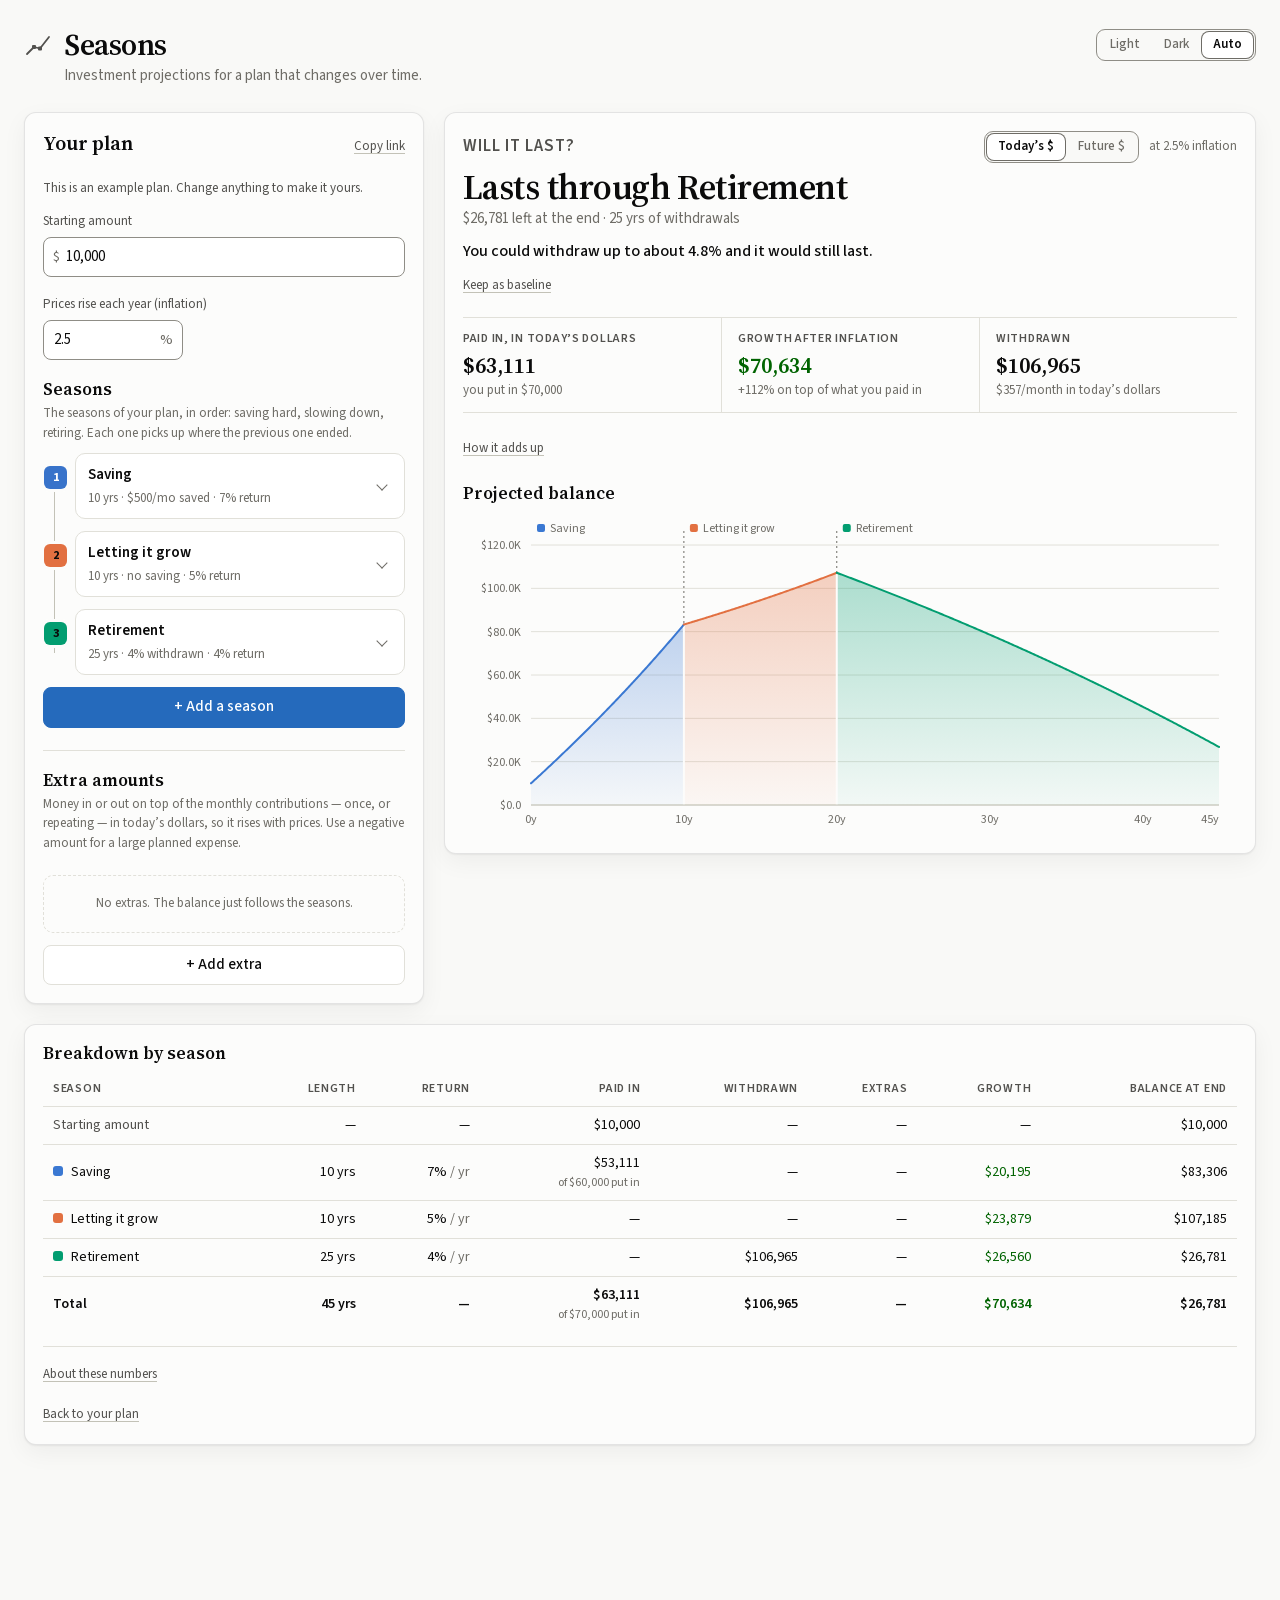
<file: index.html>
<!doctype html>
<html lang="en">
<head>
<meta charset="utf-8">
<meta name="viewport" content="width=device-width, initial-scale=1">
<title>Seasons · Investment projection calculator</title>
<meta name="description" content="Investment projections for a plan that changes over time: save in phases, add lump sums, see where you end up.">
<link rel="preload" href="fonts/source-sans-3-latin.woff2" as="font" type="font/woff2" crossorigin>
<link rel="preload" href="fonts/source-serif-4-latin.woff2" as="font" type="font/woff2" crossorigin>
<!-- ?v= busts browser caches: bump it whenever CSS or JS changes (see CLAUDE.md). -->
<link rel="stylesheet" href="styles.css?v=2026-10-30.6">
<!-- Blocking on purpose: stamps the theme before first paint. -->
<script src="js/theme.js?v=2026-10-30.6"></script>
</head>
<body>

<!-- First Tab stop: straight to the answer, past every season card. -->
<a class="skip-link" href="#results">Skip to results</a>

<!-- A notebook cover, not a toolbar: the name sits on the page itself. -->
<header class="masthead">
  <div class="brand">
    <!-- One line, bending where the plan changes season. Neutral ink: hue means "which period". -->
    <svg class="brand-mark" viewBox="0 0 28 28" width="28" height="28" aria-hidden="true">
      <path d="M3 23 L10 16 L16 17.5 L25 6" fill="none" stroke="currentColor" stroke-width="1.8"
            stroke-linecap="round" stroke-linejoin="round"/>
      <rect x="8" y="14" width="4" height="4" rx="1" fill="currentColor"/>
      <rect x="14" y="15.5" width="4" height="4" rx="1" fill="currentColor"/>
    </svg>
    <h1>Seasons<span class="sr-only">, an investment projection calculator</span></h1>
  </div>
  <p class="tagline">Investment projections for a plan that changes over time.</p>
  <div class="segmented" id="theme-toggle" role="group" aria-label="Color theme">
    <button type="button" data-theme-choice="light" title="Light theme">Light</button>
    <button type="button" data-theme-choice="dark" title="Dark theme">Dark</button>
    <button type="button" data-theme-choice="system" title="Follow the system setting">Auto</button>
  </div>
</header>

<main class="layout">
<!-- The two columns get their own grid, so the pinned results column stops where the plan ends. -->
<div class="layout-cols">

  <section class="panel setup" id="plan" tabindex="-1" aria-labelledby="setup-h">
    <div class="panel-head">
      <h2 id="setup-h">Your plan</h2>
      <span class="panel-actions">
        <button id="undo-link" class="link-btn" type="button" hidden>Undo</button>
        <button id="share-link" class="link-btn" type="button" title="Copy a link that opens this plan (nothing is uploaded)">Copy link</button>
        <button id="reset-btn" class="link-btn" type="button">Start from the example</button>
      </span>
    </div>
    <p class="example-note" id="example-note" hidden>This is an example plan. Change anything to make it yours.</p>
    <!-- While a shared link's plan is on screen, or your own is kept aside after editing one. -->
    <p class="example-note shared-note" id="shared-note" hidden>
      <span id="shared-note-text"></span>
      <button type="button" class="link-btn" id="shared-back">Back to your own plan</button>
      <button type="button" class="link-btn" id="shared-forget" hidden>Forget my old plan</button>
    </p>

    <label class="field">
      <span class="field-label">Starting amount</span>
      <span class="money">
        <span class="affix">$</span>
        <!-- Text, not number: so it can show thousands separators. Formatted on blur. -->
        <input id="starting-amount" type="text" inputmode="decimal" autocomplete="off">
      </span>
    </label>

    <!-- A plan assumption, so it lives with the plan: withdrawals rise with it, and today's dollars use it. -->
    <label class="field inflation-row" id="inflation-field">
      <span class="field-label">Prices rise each year (inflation)</span>
      <span class="pct"><span class="affix">%</span>
        <input id="inflation" type="number" step="0.1" min="0" inputmode="decimal">
      </span>
    </label>

    <div class="periods-head">
      <h3>Seasons</h3>
      <p class="hint">The seasons of your plan, in order: saving hard, slowing down, retiring. Each one picks up where the previous one ended.</p>
    </div>

    <ol id="period-list" class="period-list"></ol>
    <p id="period-empty" class="empty-note" hidden>No seasons yet. Add one to start projecting.</p>

    <button id="add-period" class="btn btn-primary" type="button">+ Add a season</button>

    <div class="periods-head windfall-head">
      <h3>Extra amounts</h3>
      <p class="hint">Money in or out on top of the monthly contributions — once, or repeating — in today&rsquo;s dollars, so it rises with prices. Use a negative amount for a large planned expense.</p>
    </div>

    <ol id="windfall-list" class="windfall-list"></ol>
    <p id="windfall-empty" class="empty-note" hidden>No extras. The balance just follows the seasons.</p>

    <button id="add-windfall" class="btn btn-block" type="button">+ Add extra</button>
  </section>

  <section class="panel results" id="results" tabindex="-1" aria-labelledby="results-h">
    <h2 id="results-h" class="sr-only">Results</h2>

    <div class="hero">
      <div class="hero-top">
        <h3 class="hero-label" id="final-label">Final amount</h3>
        <!-- Amounts in today's money by default: a future dollar buys less. -->
        <div class="money-mode">
          <div class="segmented" id="money-mode" role="group" aria-label="Show amounts in">
            <button type="button" data-money="today" title="Adjusted for inflation: what the money would buy now">Today&rsquo;s $</button>
            <button type="button" data-money="future" title="The dollar amounts on the day you reach them">Future $</button>
          </div>
          <span class="money-note" id="money-note"></span>

        </div>
      </div>
      <div class="hero-value" id="final-amount">$0</div>
      <div class="hero-sub" id="final-sub">after 0 mo</div>
      <p class="hero-warn" id="depletion-warn" hidden></p>
      <!-- What would change the outcome: how much a plan could withdraw, or what would make it last. -->
      <p class="lever" id="lever-note" hidden></p>
      <div class="baseline-row">
        <span class="baseline-delta" id="baseline-delta" hidden></span>
        <button type="button" class="link-btn" id="keep-baseline">Keep as baseline</button>
        <button type="button" class="link-btn" id="clear-baseline" hidden>Clear baseline</button>
      </div>
    </div>

    <div class="kpis">
      <!-- Each figure is a labelled group, so a screen reader hears "Total growth, $70,634" rather than one run of text. -->
      <div class="kpi" role="group" aria-labelledby="kpi-paid-label">
        <div class="kpi-label" id="kpi-paid-label">Total paid in</div>
        <div class="kpi-value" id="kpi-contributed">$0</div>
        <div class="kpi-note" id="kpi-contributed-note">starting amount + contributions</div>
      </div>
      <div class="kpi" role="group" aria-labelledby="kpi-growth-label">
        <div class="kpi-label" id="kpi-growth-label">Total growth</div>
        <div class="kpi-value" id="kpi-growth">$0</div>
        <div class="kpi-note" id="kpi-growth-note">&nbsp;</div>
      </div>
      <div class="kpi" role="group" aria-labelledby="kpi-third-label">
        <div class="kpi-label" id="kpi-third-label">Monthly income</div>
        <div class="kpi-value" id="kpi-income">$0</div>
        <div class="kpi-note" id="kpi-income-note">under the 4% rule</div>
      </div>
    </div>
    <!-- The row added up, in the page's money, so the figures reconcile on screen. -->
    <details class="why kpi-sum-wrap" id="kpi-sum-wrap" hidden>
      <summary>How it adds up</summary>
      <p class="kpi-sum" id="kpi-sum"></p>
    </details>

    <figure class="chart-block">
      <figcaption class="chart-title">Projected balance</figcaption>
      <!-- Focusable: arrow keys walk the readout a year at a time (Shift: a month), Home/End jump to the ends. -->
      <div id="chart" class="chart" tabindex="0" role="group" aria-roledescription="chart" aria-label="Projected balance" aria-describedby="chart-keys"></div>
      <p class="sr-only" id="chart-live" aria-live="polite"></p>
      <p class="sr-only" id="chart-keys">Use the left and right arrow keys to read the balance year by year.</p>
      <div id="legend" class="legend"></div>
      <div id="extras-legend" class="extras-legend" hidden></div>
    </figure>


  </section>

</div>

  <!-- The breakdown spans both columns, so the results column stays short enough to pin beside the plan. -->
  <section class="panel details" aria-labelledby="details-h">
    <h2 id="details-h" class="details-title">Breakdown by season</h2>
    <div class="table-wrap">
      <table class="breakdown">
        <caption class="sr-only">Breakdown by season</caption>
        <thead id="breakdown-head"></thead>
        <tbody id="breakdown-body"></tbody>
      </table>
    </div>
    <!-- Background reading lives with the breakdown, so the pinned results column stays one screen tall. -->
    <div id="withdrawal-note" class="withdrawal-note"></div>
    <!-- The way back up for keyboard users who skipped to the results. -->
    <a class="back-link link-btn" href="#plan">Back to your plan</a>
  </section>

</main>

<!-- Narrow screens only: the result stays in reach while the plan is edited. -->
<a class="result-bar" id="result-bar" href="#results" hidden>
  <span class="result-bar-label">Final amount</span>
  <span class="result-bar-value" id="result-bar-value">$0</span>
  <span class="result-bar-go">See results</span>
</a>

<div class="toast" id="toast" hidden>
  <span id="toast-text"></span>
  <button type="button" class="toast-undo" id="toast-undo">Undo</button>
</div>

<!-- Announces the result after typing settles; visible results update live. -->
<p class="sr-only" id="live-summary" aria-live="polite"></p>
<!-- What a toast says, spoken from a region that is always present (the toast itself hides and shows). -->
<p class="sr-only" id="toast-live" role="status"></p>

<script src="js/calc.js?v=2026-10-30.6"></script>
<script src="js/chart.js?v=2026-10-30.6"></script>
<script src="js/app.js?v=2026-10-30.6"></script>
</body>
</html>
</file>
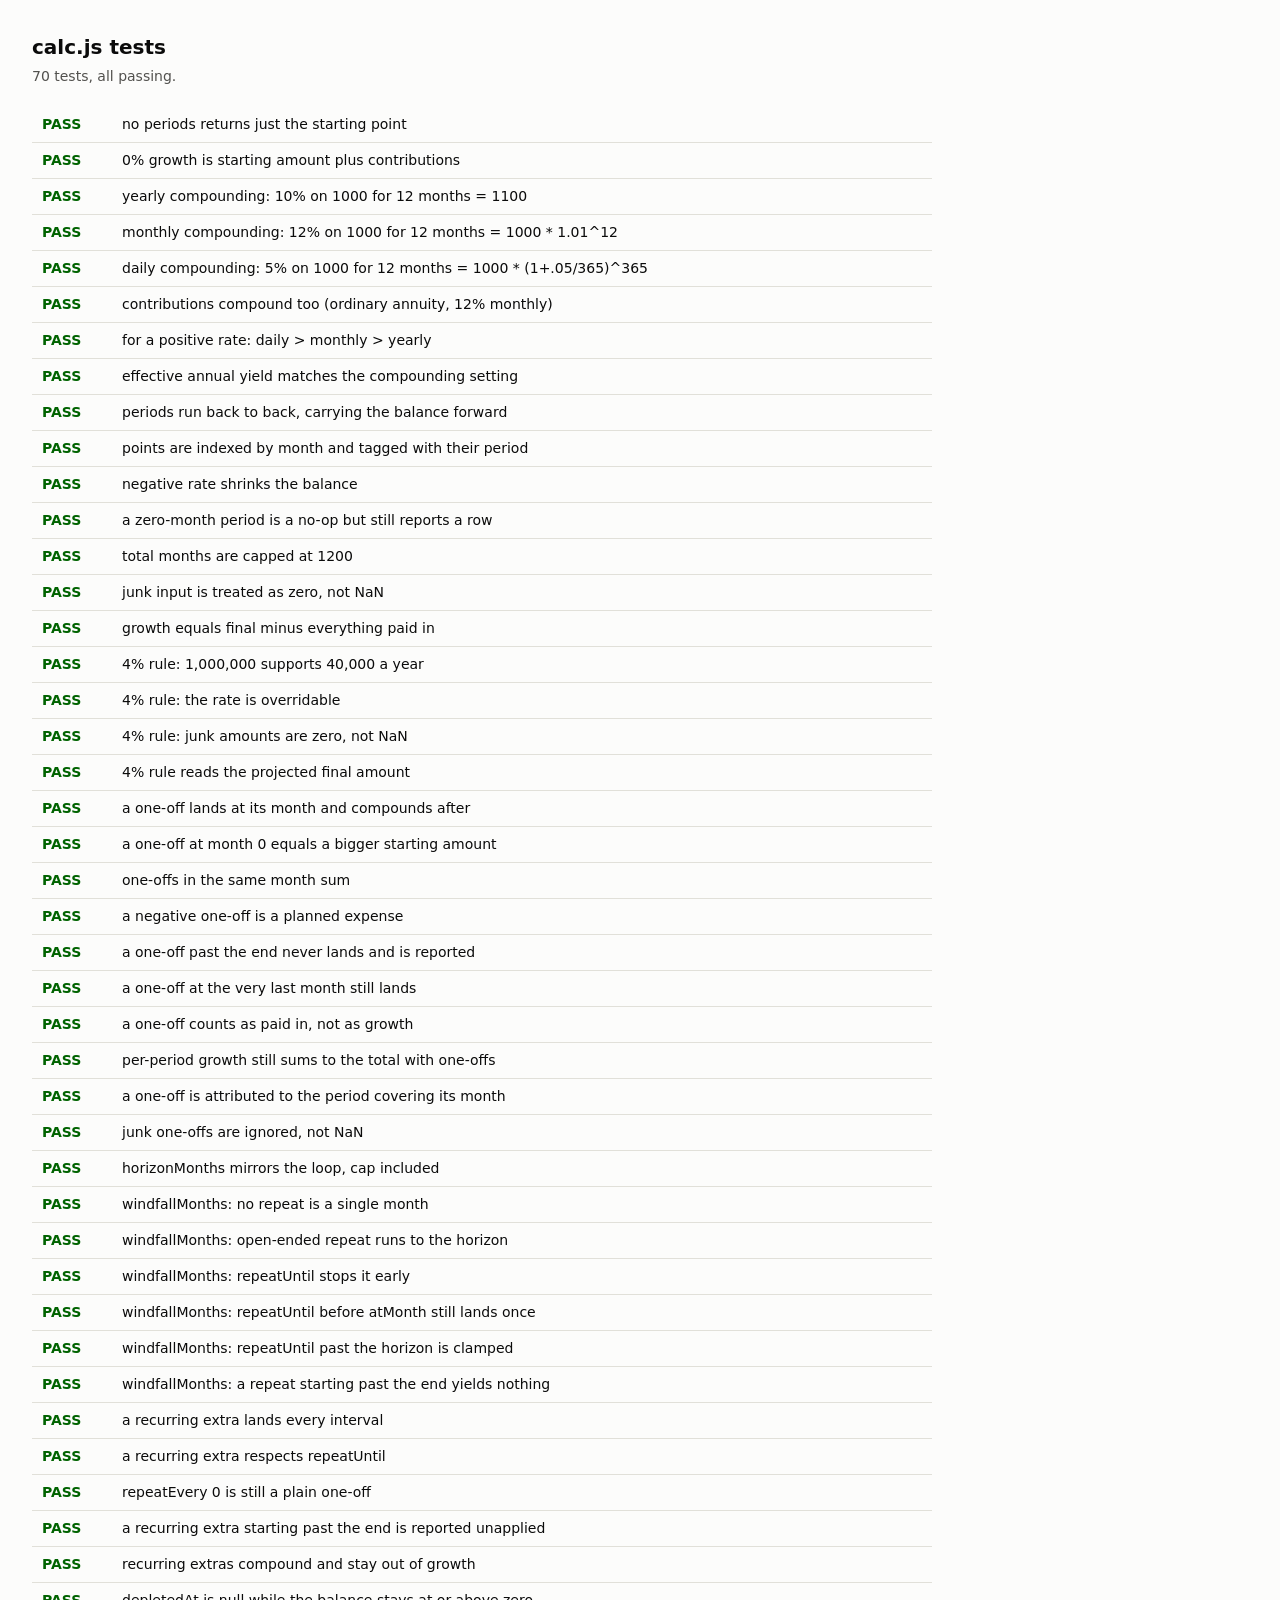
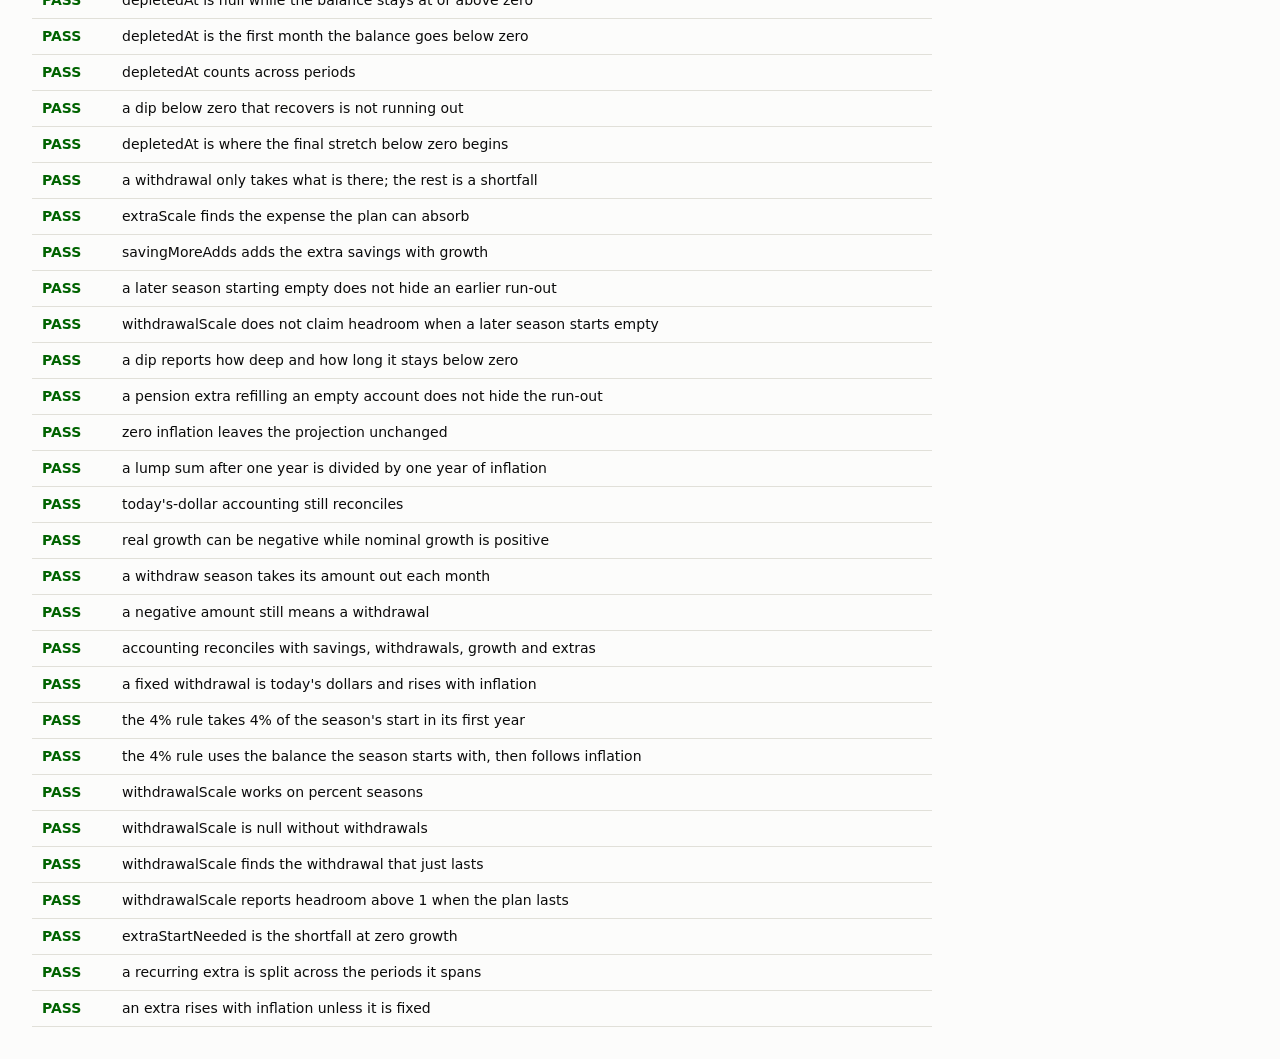
<file: tests.html>
<!doctype html>
<html lang="en">
<head>
<meta charset="utf-8">
<meta name="viewport" content="width=device-width, initial-scale=1">
<title>calc.js tests</title>
<style>
  :root { color-scheme: light dark; --surface: #fcfcfb; --ink: #0b0b0b; --muted: #52514e;
          --line: #e1e0d9; --pass: #006300; --fail: #d03b3b; }
  @media (prefers-color-scheme: dark) {
    :root { --surface: #1a1a19; --ink: #fff; --muted: #c3c2b7; --line: #2c2c2a;
            --pass: #0ca30c; --fail: #e66767; }
  }
  body { margin: 0; padding: 32px; background: var(--surface); color: var(--ink);
         font: 14px/1.5 system-ui, -apple-system, "Segoe UI", sans-serif; }
  h1 { font-size: 20px; margin: 0 0 4px; }
  #summary { color: var(--muted); margin-bottom: 20px; }
  #summary.fail { color: var(--fail); font-weight: 600; }
  table { border-collapse: collapse; width: 100%; max-width: 900px; }
  td { padding: 7px 10px; border-bottom: 1px solid var(--line); vertical-align: top; }
  td.status { width: 60px; font-weight: 600; font-variant-numeric: tabular-nums; }
  tr.pass .status { color: var(--pass); }
  tr.fail .status { color: var(--fail); }
  td.detail { color: var(--fail); font-family: ui-monospace, monospace; font-size: 12px; }
</style>
</head>
<body>
  <h1>calc.js tests</h1>
  <div id="summary">running…</div>
  <table><tbody id="rows"></tbody></table>

  <script src="js/calc.js"></script>
  <script src="js/calc.test.js"></script>
  <script>
    (function () {
      var results = window.CalcTests.results;
      var rows = document.getElementById('rows');
      var failed = 0;

      results.forEach(function (r) {
        if (!r.pass) failed++;
        var tr = document.createElement('tr');
        tr.className = r.pass ? 'pass' : 'fail';
        var status = document.createElement('td');
        status.className = 'status';
        status.textContent = r.pass ? 'PASS' : 'FAIL';
        var name = document.createElement('td');
        name.textContent = r.name;
        var detail = document.createElement('td');
        detail.className = 'detail';
        detail.textContent = r.detail;
        tr.appendChild(status); tr.appendChild(name); tr.appendChild(detail);
        rows.appendChild(tr);
      });

      var summary = document.getElementById('summary');
      summary.textContent = failed === 0
        ? results.length + ' tests, all passing.'
        : failed + ' of ' + results.length + ' tests FAILING.';
      if (failed) summary.className = 'fail';
    })();
  </script>
</body>
</html>
</file>
<file: styles.css>
/* Type. Two faces from one superfamily: Source Serif 4 sets the figures and
   headings (the ledger in the notebook), Source Sans 3 everything else. Both are
   variable, self-hosted latin subsets, so the page still works offline and over
   file://. SIL Open Font License, see fonts/OFL.txt. */
@font-face {
  font-family: "Source Sans 3";
  src: url("fonts/source-sans-3-latin.woff2") format("woff2");
  font-weight: 400 700; font-style: normal; font-display: swap;
}
@font-face {
  font-family: "Source Serif 4";
  src: url("fonts/source-serif-4-latin.woff2") format("woff2");
  font-weight: 400 700; font-style: normal; font-display: swap;
}

/* Tokens. Series colors deliberately live in js/chart.js, not here — one source
   of truth for the palette, used by the chart, the swatches and the legend. */
:root {
  color-scheme: light;
  --page:      #f9f9f7;
  --surface:   #fcfcfb;
  --ink:       #0b0b0b;
  --ink-2:     #52514e;
  --muted:     #6e6c66;
  --line:      #e1e0d9;
  --axis:      #c3c2b7;
  --field:     #ffffff;
  --field-line:#8f8d86;  /* a field's edge: 3:1 against what it sits on, unlike --line */
  --accent:    #2a78d6;
  --accent-ink:#ffffff;
  --good:      #006300;
  --bad:       #d03b3b;
  --ring:      rgba(11, 11, 11, 0.10);
  --shadow:    0 1px 2px rgba(11, 11, 11, 0.06), 0 8px 24px rgba(11, 11, 11, 0.05);

  --radius-focus: 4px;   /* focus ring on text-only controls */

  --font-ui:     "Source Sans 3", system-ui, -apple-system, "Segoe UI", sans-serif;
  --font-figure: "Source Serif 4", Georgia, "Times New Roman", serif;
  /* One size per role. */
  --text-caps:    12px;  /* uppercase labels, chart axes */
  --text-note:    13px;  /* field labels, hints, notes, legend, tooltip */
  --text-data:    14px;  /* table cells, affixes, unit pickers */
  --text-body:    15px;  /* body, inputs, buttons */
  --text-title:   17px;  /* section heads, chart title */
  --text-heading: 20px;  /* panel titles, app name */
  --text-figure:  22px;  /* summary figures */
  --text-display: 46px;  /* the final amount, only */
  --text-mast:    30px;  /* the product name in the masthead, only */
}
/* theme.js always stamps an explicit data-theme, so the dark palette needs
   declaring exactly once — no duplicate block under a media query. */
:root[data-theme="dark"] {
  color-scheme: dark;
  --page:      #0d0d0d;
  --surface:   #1a1a19;
  --ink:       #ffffff;
  --ink-2:     #c3c2b7;
  --muted:     #898781;
  --line:      #2c2c2a;
  --axis:      #383835;
  --field:     #131312;
  --field-line:#6a6964;
  --accent:    #3987e5;
  --accent-ink:#0b0b0b;
  --good:      #0ca30c;
  --bad:       #e66767;
  --ring:      rgba(255, 255, 255, 0.10);
  --shadow:    none;
}

* { box-sizing: border-box; }

html { scroll-behavior: smooth; }
@media (prefers-reduced-motion: reduce) { html { scroll-behavior: auto; } }

/* Browser surfaces carry the palette too. */
::selection { background: color-mix(in srgb, var(--accent) 24%, transparent); }
input, select { caret-color: var(--accent); accent-color: var(--accent); }

body {
  margin: 0;
  background: var(--page);
  color: var(--ink);
  font: var(--text-body)/1.5 var(--font-ui);
  -webkit-font-smoothing: antialiased;
}

.sr-only {
  position: absolute; width: 1px; height: 1px; padding: 0; margin: -1px;
  overflow: hidden; clip: rect(0 0 0 0); white-space: nowrap; border: 0;
}

/* --- chrome --- */
/* --- masthead: the name on the page, aligned to the layout's edge --- */
/* Name and theme switch share the first row; the tagline gets a row of its own,
   indented to the name, so a narrow screen never squeezes it beside the switch. */
.masthead {
  display: grid; grid-template-columns: minmax(0, 1fr) auto; column-gap: 16px; align-items: center;
  max-width: 1400px; margin: 0 auto; padding: 28px 24px 4px;
}
.brand { display: flex; align-items: center; gap: 12px; min-width: 0; }
.brand-mark { flex: none; color: var(--ink-2); }
.masthead h1 {
  margin: 0; font-family: var(--font-figure); font-size: var(--text-mast);
  font-weight: 600; line-height: 1.1; letter-spacing: -0.015em;
}
.tagline {
  grid-column: 1 / -1; grid-row: 2; margin: 4px 0 0 40px;
  font-size: var(--text-body); color: var(--muted); text-wrap: pretty;
}
.masthead .segmented { grid-column: 2; grid-row: 1; }
@media (max-width: 900px) {
  .masthead { padding: 20px 16px 0; }
}
/* The narrowest phones: the theme switch takes its own row under the tagline, clear of the name,
   and the flow choice's labels may wrap ("Withdraw" over "$") rather than overflow their track. */
@media (max-width: 359px) {
  .masthead .segmented { grid-column: 1 / -1; grid-row: 3; justify-self: start; margin: 10px 0 0 40px; }
  .flow-row .segmented button { flex-wrap: wrap; column-gap: 4px; line-height: 1.15; padding: 2px 4px; }
}

.panel-head { display: flex; flex-wrap: wrap; align-items: baseline; justify-content: space-between; gap: 4px 12px; margin-bottom: 16px; }
.panel-head h2 { margin: 0; white-space: nowrap; }
/* Undo joining Copy link and the reset button outgrows a phone's row: the actions wrap, never overflow. */
.panel-actions { display: flex; flex-wrap: wrap; justify-content: flex-end; gap: 0 14px; align-items: baseline; }

/* Visible only when focused: the first Tab stop jumps to the results. */
.skip-link {
  position: absolute; left: 16px; top: -48px; z-index: 30;
  padding: 8px 12px; border-radius: 8px;
  background: var(--surface); color: var(--ink);
  font-weight: 600; text-decoration: none;
}
/* The shadow only while shown: off-screen, its blur bled a smudge into the top-left corner. */
.skip-link:focus { top: 12px; outline: 2px solid var(--accent); outline-offset: 2px; box-shadow: var(--shadow); }
.results:focus, .setup:focus { outline: none; }
.back-link { display: inline-block; margin-top: 16px; }
/* Desktop: the results column (answer, figures, chart) stays beside whichever
   season you are editing. The breakdown lives in its own panel below both
   columns, so the pinned column fits on one screen (a 1280x720 laptop window included:
   app.js shortens the chart to fit). Shorter windows, or a column that still won't fit, scroll normally. */
@media (min-width: 901px) and (min-height: 600px) {
  .results { position: sticky; top: 16px; }
  /* Taller than the window (an open disclosure): pinning would hide its end, so it scrolls. */
  .results.unpinned { position: static; }
}
/* Laptop windows: the pinned column is nearly as tall as the window, so it rides up with the plan's
   end. Room under the plan keeps the answer in view while the last extra is edited. */
@media (min-width: 901px) and (min-height: 600px) and (max-height: 759px) {
  .setup { margin-bottom: 64px; }
}
/* A quiet text action: underlined in the ruled-line tone, firming on hover. */
.link-btn {
  flex: none; padding: 2px 0; font: inherit; font-size: var(--text-note); color: var(--ink-2);
  background: none; border: none; border-radius: var(--radius-focus); cursor: pointer;
  text-decoration: underline; text-decoration-color: var(--axis); text-underline-offset: 3px;
}
.link-btn:hover { color: var(--ink); text-decoration-color: currentColor; }

/* Headings and figures share the serif; figures always line up in columns. */
h1, h2, h3, .chart-title { text-wrap: balance; }
.hero-value, .kpi-value, .tip-value, .result-bar-value {
  font-family: var(--font-figure);
  font-variant-numeric: lining-nums tabular-nums;
}

.layout {
  display: grid; gap: 20px;
  /* Bottom padding clears the pinned result bar. */
  padding: 20px 24px 96px;
  max-width: 1400px;
  margin: 0 auto;
}
.layout-cols {
  display: grid;
  grid-template-columns: minmax(340px, 400px) minmax(0, 1fr);
  gap: 20px;
  align-items: start;
}
/* Desktop: room under the breakdown, so the toast and result card never sit on it at the page bottom. */
@media (min-width: 901px) { .layout { padding-bottom: 180px; } }
@media (max-width: 900px) {
  /* Bottom padding clears the pinned result bar. */
  .layout { padding: 16px 16px 96px; }
  .layout-cols { grid-template-columns: minmax(0, 1fr); }
}

.layout > *, .layout-cols > * { min-width: 0; }

.panel {
  background: var(--surface);
  border: 1px solid var(--ring);
  border-radius: 12px;
  padding: 18px;
  box-shadow: var(--shadow);
}
.panel h2 { margin: 0 0 16px; font-family: var(--font-figure); font-size: var(--text-heading);
            font-weight: 600; line-height: 1.2; }
.panel h3 { margin: 0; font-family: var(--font-figure); font-size: var(--text-title); font-weight: 600; line-height: 1.3; }

/* --- form basics --- */
.field { display: block; margin-bottom: 18px; }
.field-label { display: block; font-size: var(--text-note); color: var(--ink-2); margin-bottom: 5px; }

input[type="number"], input[type="text"], select {
  width: 100%;
  padding: 8px 10px;
  font: inherit;
  color: var(--ink);
  background: var(--field);
  border: 1px solid var(--field-line);
  border-radius: 8px;
  font-variant-numeric: tabular-nums;
}
input[type="text"] { font-variant-numeric: normal; }
/* No spin arrows: WebKit draws them over the digits, and they crowd the affixes
   and unit pickers. Arrow keys still step the value. */
input[type="number"] { -moz-appearance: textfield; appearance: textfield; }
input[type="number"]::-webkit-inner-spin-button,
input[type="number"]::-webkit-outer-spin-button { -webkit-appearance: none; margin: 0; }
input:focus-visible, select:focus-visible, button:focus-visible {
  outline: 2px solid var(--accent); outline-offset: 1px;
}

/* Money / percent inputs with a fixed affix. */
.money, .pct { position: relative; display: block; }
.money .affix, .pct .affix {
  position: absolute; top: 50%; transform: translateY(-50%);
  color: var(--muted); font-size: var(--text-data); pointer-events: none;
}
.money .affix { left: 10px; }
.money input { padding-left: 22px; }
.pct .affix { right: 10px; }
.pct input { padding-right: 24px; }

.btn {
  font: inherit; font-weight: 500; cursor: pointer;
  border-radius: 8px; border: 1px solid var(--line);
  padding: 8px 14px; background: var(--field); color: var(--ink);
}
.btn:hover { border-color: var(--axis); }
.btn-primary { background: var(--accent); border-color: var(--accent); color: var(--accent-ink); width: 100%; }
.btn-primary:hover { filter: brightness(1.06); }
/* Light theme: white on the raw accent is 4.4:1, so the fill steps one shade
   deeper. Dark ink on the dark-theme accent already clears AA. */
:root:not([data-theme="dark"]) .btn-primary {
  background: color-mix(in srgb, var(--accent) 88%, #000);
  border-color: color-mix(in srgb, var(--accent) 88%, #000);
}
.btn-block { width: 100%; }


.segmented {
  display: flex; gap: 2px; padding: 2px;
  border: 1px solid var(--field-line); border-radius: 9px; background: var(--page);
}
.segmented button {
  white-space: nowrap;
  height: 26px; padding: 0 11px; line-height: 1;
  display: grid; place-items: center; font: inherit; font-size: var(--text-note); font-weight: 500;
  border: none; border-radius: 7px; background: transparent;
  color: var(--muted); cursor: pointer;
}
@media (hover: hover) { .segmented button:hover { color: var(--ink); } }
.segmented button[aria-pressed="true"] {
  /* Field and track sit close in both themes, so the chosen segment is marked by a
     Faded Pencil ring (3:1+ against the track) and weight, not by its fill. */
  background: var(--field); color: var(--ink); box-shadow: 0 0 0 1px var(--muted); font-weight: 600;
}

.hint, .empty-note { color: var(--muted); font-size: var(--text-note); margin: 4px 0 0; text-wrap: pretty; }
.empty-note { padding: 18px; text-align: center; border: 1px dashed var(--line);
              border-radius: 10px; margin-bottom: 12px; }

/* --- period cards --- */
.periods-head { display: flex; flex-direction: column; margin-bottom: 10px; }
 /* The periods read as one sequence: a ruled spine runs down the left, and each
   period hangs off it at a numbered node in its own color. */
.period-list {
  list-style: none; margin: 0 0 12px; padding: 0 0 0 32px;
  display: grid; gap: 12px; position: relative;
}
.period-list::before {
  content: ""; position: absolute; left: 11px; top: 22px; bottom: 22px;
  width: 1px; background: var(--axis);
}
.period-list:has(> .period:only-child)::before { display: none; }

.period {
  position: relative;
  border: 1px solid var(--line);
  border-radius: 10px;
  padding: 12px;
  background: var(--field);
}
.period-node {
  position: absolute; left: -32px; top: 13px;
  width: 23px; height: 23px; border-radius: 6px;
  background: var(--node-fill, var(--period-color, var(--accent))); color: var(--node-ink, #fff);
  box-shadow: 0 0 0 3px var(--surface);
  font-size: var(--text-caps); font-weight: 700; display: grid; place-items: center;
  font-variant-numeric: tabular-nums;
}
.period-head { display: flex; flex-wrap: wrap; align-items: center; gap: 6px; margin-bottom: 10px; }
.period-head input[type="text"] { flex: 1; min-width: 0; padding: 5px 8px; font-weight: 600; }
.period-head .danger { margin-left: 6px; }
/* Closes the open card back to its row; a word, since a chevron would read as "move up". */
.period-head .done-btn { margin-left: 4px; font-weight: 600; }
.period-range {
  order: 9; flex-basis: 100%;
  margin: -2px 0 0; font-size: var(--text-note); color: var(--muted);
  font-variant-numeric: tabular-nums;
}

/* The collapsed season row: name, then its numbers. */
.card-summary { display: none; }
.range-short { display: none; }
/* Every season but the one being edited collapses to its summary row, at every width. */
.period.collapsed > :not(.period-node):not(.card-summary) { display: none; }
.period.collapsed .card-summary {
  display: flex; flex-direction: column; align-items: flex-start; gap: 2px; position: relative;
  width: 100%; min-height: 44px; padding: 2px 28px 2px 0; text-align: left;
  background: none; border: none; color: var(--ink); font: inherit; cursor: pointer; border-radius: 6px;
}
.period.collapsed { padding-top: 8px; padding-bottom: 8px; }
.period.collapsed .period-node { top: 12px; }
@media (hover: hover) { .period.collapsed .card-summary:hover .card-summary-name { text-decoration: underline; text-decoration-color: var(--axis); text-underline-offset: 3px; } }
.card-summary-name {
  font-weight: 600; overflow-wrap: anywhere;
  /* Two lines at most, ending in an ellipsis rather than a cut word. */
  display: -webkit-box; -webkit-line-clamp: 2; line-clamp: 2; -webkit-box-orient: vertical; overflow: hidden;
}
/* A quiet chevron: the row opens. Neutral ink, drawn in CSS. */
.period.collapsed .card-summary::after {
  content: ""; position: absolute; right: 6px; top: 50%; width: 7px; height: 7px; margin-top: -5px;
  border-right: 1.5px solid var(--muted); border-bottom: 1.5px solid var(--muted); transform: rotate(45deg);
}
.period.capped .card-summary-meta, .period.rate-odd .card-summary-meta { color: var(--bad); }
/* Placeholders in Faded Pencil, not the browser's grey (4:1 on the dark field). */
input::placeholder { color: var(--muted); opacity: 1; }
/* "Withdraw %" and "Withdraw $" differ by one glyph: give the glyph weight so they don't blur. */
.flow-unit { font-weight: 700; font-family: var(--font-figure); margin-left: 1px; }
.card-summary-meta { font-size: var(--text-note); color: var(--muted); font-variant-numeric: tabular-nums; }
.card-summary:focus-visible { outline: 2px solid var(--accent); outline-offset: 2px; }
.icon-btn {
  flex: none; width: 26px; height: 26px; padding: 0; line-height: 1;
  display: grid; place-items: center;
  border: 1px solid var(--line); border-radius: 6px;
  background: transparent; color: var(--ink-2); cursor: pointer;
}
.icon-btn svg { display: block; }
/* Hover only where there is real hover: on touch it sticks to the next card's button after a delete. */
@media (hover: hover) {
  .icon-btn:hover:not(:disabled) { border-color: var(--axis); color: var(--ink); }
  .icon-btn.danger:hover { color: var(--bad); border-color: var(--bad); }
}
.icon-btn:disabled { opacity: 0.3; cursor: default; }

.period-grid { display: grid; grid-template-columns: minmax(0, 1fr) minmax(0, 1fr); gap: 10px; }
.period-grid .field { margin: 0; }
.period-grid .wide { grid-column: 1 / -1; }
/* Save / Withdraw beside the monthly amount: the direction is a choice, the amount stays positive. */
/* The choice on its own full-width row, the amount on the row below: the same
   layout for Save, Withdraw % and Withdraw $, at every width. */
.flow-row { display: flex; flex-direction: column; gap: 8px; }
.flow-row .segmented button { flex: 1; }
.breakdown .typed.short { color: var(--bad); }
.inflation-row .pct { max-width: 140px; }
.flow-row .segmented button { height: auto; min-height: 30px; padding: 0 6px; }
/* A grid would stack "Withdraw" and its glyph as two rows; one inline run keeps them on one line. */
.flow-row .segmented button { display: flex; align-items: center; justify-content: center; }
/* On a card the track and the pressed segment are both near-white, so the
   choice is marked with a Ledger Blue tint instead. */
.flow-row .segmented button[aria-pressed="true"] {
  background: color-mix(in srgb, var(--accent) 14%, var(--field));
  box-shadow: 0 0 0 1.5px var(--accent);
  color: var(--ink);
}
.flow-row .unit-field { flex: 1; min-width: 0; }
/* The amount box fills the row's height, so its picker divider never overhangs. */
.flow-row .unit-field, .flow-row .money, .flow-row .pct { display: flex; }
.flow-row .unit-field input, .flow-row .money input, .flow-row .pct input { flex: 1; min-width: 0; }
.flow-row .money { flex: 1; min-width: 0; }

/* Years / months picker set inside a time field, divided by a hairline. */
.unit-field { position: relative; display: block; }
.unit-field input { padding-right: 86px; }
/* Flush with the field's edge, so the picker is as tall as the field (its hit area included);
   it is transparent, so the field's own border still draws round it. */
.unit-select { position: absolute; top: 0; right: 0; bottom: 0; display: flex; }
.unit-select::after {
  content: ""; position: absolute; right: 11px; top: 50%; width: 5px; height: 5px;
  margin-top: -4px; pointer-events: none; color: var(--muted);
  border-right: 1.5px solid currentColor; border-bottom: 1.5px solid currentColor;
  transform: rotate(45deg);
}
.unit-select select {
  width: auto; height: 100%; padding: 0 26px 0 10px;
  -webkit-appearance: none; appearance: none;
  background: transparent; color: var(--ink-2); font-size: var(--text-data); cursor: pointer;
  border: none; border-left: 1px solid var(--line); border-radius: 0 8px 8px 0;
}
.unit-select select:hover { color: var(--ink); }
.months-note { color: var(--muted); font-size: var(--text-note); white-space: nowrap; }

.apy-note { color: var(--muted); font-size: var(--text-note); margin: -4px 0 0; font-variant-numeric: tabular-nums; }

/* Settings most people never need: compounding, the effective yield, color. */
.more { margin-top: 10px; }
.more summary {
  /* 24px tall at least, for a mouse too (WCAG 2.5.8); touch raises it to 44 below. */
  display: flex; align-items: center; gap: 6px; width: fit-content; min-height: 24px;
  list-style: none; cursor: pointer; font-size: var(--text-note); color: var(--ink-2);
  border-radius: var(--radius-focus);
}
.more summary::-webkit-details-marker { display: none; }
.more summary::before {
  content: ""; align-self: center; width: 5px; height: 5px; margin: 0 2px;
  border-right: 1.5px solid currentColor; border-bottom: 1.5px solid currentColor;
  transform: rotate(-45deg);
}
.more[open] summary::before { transform: rotate(45deg); }
.more summary:hover { color: var(--ink); }
.more summary:focus-visible { outline: 2px solid var(--accent); outline-offset: 2px; }
.more-sum { color: var(--muted); font-size: var(--text-note); }
.more-body { display: grid; gap: 10px; margin-top: 10px; }
.more-body .field { margin: 0; }
.warn-note { color: var(--bad); font-size: var(--text-note); margin-top: 6px; }

/* --- swatches --- */
.swatches { display: flex; gap: 6px; flex-wrap: wrap; }
.swatch {
  width: 22px; height: 22px; border-radius: 6px; cursor: pointer;
  border: 2px solid transparent; padding: 0;
  box-shadow: inset 0 0 0 1px var(--ring);
}
.swatch[aria-pressed="true"] { border-color: var(--ink); }

/* --- results --- */
.results { display: grid; grid-template-columns: minmax(0, 1fr); gap: 20px; }
.hero { display: grid; gap: 2px; }
.hero-top { display: flex; align-items: center; justify-content: space-between; gap: 8px 16px; flex-wrap: wrap; }
.money-mode { display: flex; align-items: center; gap: 10px; flex-wrap: wrap; }
.inflation { display: flex; align-items: center; gap: 6px; font-size: var(--text-note); color: var(--ink-2); }
.inflation[hidden] { display: none; }
.inflation .pct { width: 72px; }
.inflation input { padding: 4px 22px 4px 8px; }
.hero-value.short { color: var(--bad); }
.hero-warn { margin: 6px 0 0; max-width: 62ch; font-size: var(--text-body); font-weight: 600; color: var(--bad); text-wrap: pretty; }
.hero-warn[hidden] { display: none; }
.baseline-row { display: flex; align-items: baseline; flex-wrap: wrap; gap: 4px 14px; margin-top: 8px; }
/* Phones: the answer comes straight after its label; the money switch follows the lever. The
   summary figures become compact rows (label and value on one line), not a screen of stacked cells. */
@media (max-width: 560px) {
  .hero { display: flex; flex-direction: column; }
  .hero-top { display: contents; }
  .hero > .money-mode, .hero-top > .money-mode { order: 1; margin-top: 10px; }
  .baseline-row { order: 2; }
  .kpi { display: grid; grid-template-columns: minmax(0, 1fr) auto; column-gap: 12px; align-items: baseline; }
  .kpi-label { grid-column: 1; grid-row: 1; }
  .kpi-value { grid-column: 2; grid-row: 1; margin-top: 0; text-align: right; }
  .kpi-note { grid-column: 1 / -1; }
}
.baseline-delta { font-size: var(--text-note); font-weight: 600; color: var(--ink-2); font-variant-numeric: tabular-nums; }
.baseline-delta { font-weight: 400; color: var(--muted); }
.baseline-delta .up { font-weight: 600; color: var(--good); }
.baseline-delta .down { font-weight: 600; color: var(--bad); }

/* "Will it last?" answers in words, so the display figure gives way a little. */
.hero-value.answer { font-size: calc(var(--text-display) * 0.78); line-height: 1.1; text-wrap: balance; }
/* What would change the outcome: one plain sentence under the answer. */
/* The lever is the second thing to read after the answer: Graphite, a step up from body. */
.lever { margin: 8px 0 0; max-width: 62ch; font-size: 16px; font-weight: 500; line-height: 1.45; color: var(--ink); text-wrap: pretty; }
.lever[hidden] { display: none; }
.baseline-delta[hidden], .link-btn[hidden] { display: none; }

/* Under the plan title while the page still shows the untouched example. */
.example-note {
  margin: -8px 0 14px; font-size: var(--text-note); color: var(--ink-2); text-wrap: pretty;
}
.example-note[hidden] { display: none; }
.field-aside { color: var(--muted); }
.field-note.wide { grid-column: 1 / -1; margin: -2px 0 0; }
.field-note { display: block; margin-top: 5px; font-size: var(--text-note); color: var(--muted); text-wrap: pretty; }
.hint-more { display: inline; }
.hint-more summary {
  /* Inline padding grows the target to 24px without spreading the hint's lines. */
  display: inline; padding: 3px 0; cursor: pointer; color: var(--ink-2); list-style: none; border-radius: var(--radius-focus);
  text-decoration: underline; text-decoration-color: var(--axis); text-underline-offset: 3px;
}
.hint-more summary::-webkit-details-marker { display: none; }
.hint-more summary:focus-visible { outline: 2px solid var(--accent); outline-offset: 2px; }
.hint-more[open] summary { display: block; margin-bottom: 4px; }

/* Past the 100-year cap a season gets no time: keep its name and why, drop the inputs. */
.period.capped .period-grid, .period.capped .more { display: none; }

/* A ninth season shares a hue with an earlier one: hollow node, so they never read as one season. */
.period.color-reused .period-node {
  background: var(--surface); color: var(--ink);
  box-shadow: inset 0 0 0 2px var(--period-color), 0 0 0 3px var(--surface);
}

.field-note strong { color: var(--ink); font-weight: 600; font-variant-numeric: tabular-nums; }
.panel .hero-label { margin: 0; font-family: var(--font-ui); line-height: 1.4; }
.hero-label { font-size: var(--text-caps); font-weight: 600; color: var(--ink-2); text-transform: uppercase; letter-spacing: 0.06em; }
.hero-value { font-size: var(--text-display); font-weight: 600; letter-spacing: -0.015em; line-height: 1.05; margin-top: 2px;
              overflow-wrap: anywhere; }
.hero-sub { font-size: var(--text-body); color: var(--muted); }

 /* A ruled row, not three more cards inside the panel: hairlines above and below,
   and between the columns. */
.kpis {
  display: grid; grid-template-columns: repeat(3, minmax(0, 1fr));
  border-top: 1px solid var(--line); border-bottom: 1px solid var(--line);
}
.kpi { padding: 12px 16px; }
.kpi:first-child { padding-left: 0; }
.kpi + .kpi { border-left: 1px solid var(--line); }
@media (max-width: 560px) {
  .kpis { grid-template-columns: minmax(0, 1fr); }
  .kpi { padding: 10px 0; }
  .kpi + .kpi { border-left: none; border-top: 1px solid var(--line); }
}
.kpi-label { font-size: var(--text-caps); font-weight: 600; color: var(--ink-2); text-transform: uppercase; letter-spacing: 0.06em; }
.kpi-value { font-size: var(--text-figure); font-weight: 600; line-height: 1.2; margin-top: 4px; }
.kpi-value.up { color: var(--good); }
.kpi-value.down { color: var(--bad); }
.kpi-note { font-size: var(--text-note); color: var(--muted); margin-top: 2px; }
.kpi-sum-wrap { margin: -10px 0 0; font-size: var(--text-note); }
.kpi-sum-wrap[hidden] { display: none; }
.money-note { font-size: var(--text-note); color: var(--muted); }
.kpi-sum { margin: 6px 0 0; font-size: var(--text-note); color: var(--muted); font-variant-numeric: tabular-nums; text-wrap: pretty; }
.kpi-sum[hidden] { display: none; }
.panel .details-title { margin: 0 0 8px; font-family: var(--font-figure); font-size: var(--text-title); font-weight: 600; color: var(--ink); text-transform: none; letter-spacing: 0; }

/* --- chart --- */
.chart-block { margin: 0; }
.chart-title { font-family: var(--font-figure); font-size: var(--text-title); font-weight: 600; margin-bottom: 8px; }
.chart { position: relative; width: 100%; min-height: 320px; }
.chart:focus-visible { outline: 2px solid var(--accent); outline-offset: 4px; border-radius: 6px; }
.chart-svg { display: block; max-width: 100%; height: auto; touch-action: pan-y; }
.chart-empty {
  display: grid; place-items: center; height: 320px;
  color: var(--muted); border: 1px dashed var(--line); border-radius: 10px;
}
.chart-tooltip {
  position: absolute; pointer-events: none; z-index: 2;
  background: var(--surface); border: 1px solid var(--ring); border-radius: 8px;
  padding: 8px 10px; box-shadow: var(--shadow); white-space: nowrap;
  font-size: var(--text-note);
}
.tip-head { color: var(--muted); font-size: var(--text-caps); }
.tip-value { font-size: var(--text-title); font-weight: 600; margin: 1px 0 3px; }
.tip-period { display: flex; align-items: center; gap: 6px; color: var(--ink-2); }
.tip-dot { width: 9px; height: 9px; border-radius: 3px; flex: none; }

.legend { display: flex; flex-wrap: wrap; gap: 6px 16px; margin-top: 10px; }
.legend-item { display: flex; align-items: center; gap: 6px; font-size: var(--text-note); color: var(--ink-2); min-width: 0; overflow-wrap: anywhere; }
.legend[hidden] { display: none; }
.legend-meta { color: var(--muted); }
.legend-dash { color: var(--muted); flex: none; }
.tip-short { color: var(--bad); font-size: var(--text-note); font-weight: 600; }
.tip-baseline { color: var(--muted); font-size: var(--text-note); font-variant-numeric: tabular-nums; }
.legend-dot { width: 10px; height: 10px; border-radius: 3px; flex: none; }
/* A ninth season sharing a hue: hollow in the legend, dashed on the chart. */
.legend-dot.hollow { background: transparent !important; box-shadow: inset 0 0 0 2px currentColor; }

/* Extras key. Deliberately quieter than the period legend above it: they
   annotate the curve rather than being series of their own. */
.extras-legend {
  display: flex; flex-wrap: wrap; gap: 4px 16px;
  margin-top: 8px; padding-top: 8px; border-top: 1px dashed var(--line);
}
.extras-legend[hidden] { display: none; }
.extra-item { display: flex; align-items: center; gap: 6px; font-size: var(--text-note); color: var(--ink-2); min-width: 0; overflow-wrap: anywhere; }
.extra-meta { color: var(--muted); font-variant-numeric: tabular-nums; }

/* One-off named in the tooltip, under the balance and period lines. */
.tip-windfall {
  margin-top: 4px; padding-top: 4px; border-top: 1px solid var(--line);
  color: var(--ink-2); font-size: var(--text-note); font-variant-numeric: tabular-nums;
}

/* The 4% rule line under the chart: headline numbers, then the caveat on request. */
.withdrawal-note {
  margin: 14px 0 0;
  padding-top: 12px;
  border-top: 1px solid var(--line);
  font-size: var(--text-note);
  line-height: 1.6;
  color: var(--muted);
}
.withdrawal-note .lede { margin: 0; font-size: var(--text-body); color: var(--ink-2); max-width: 70ch; text-wrap: balance; }
.why { margin-top: 4px; }
.why summary {
  display: flex; align-items: center; min-height: 24px;
  width: fit-content; cursor: pointer; color: var(--ink-2);
  text-decoration: underline; text-decoration-color: var(--axis); text-underline-offset: 3px;
  list-style: none; border-radius: var(--radius-focus);
}
.why summary::-webkit-details-marker { display: none; }
.why summary:hover { color: var(--ink); }
.why summary:focus-visible { outline: 2px solid var(--accent); outline-offset: 2px; }
.why p { margin: 6px 0 0; max-width: 70ch; text-wrap: pretty; }
.withdrawal-note strong {
  color: var(--ink);
  font-weight: 600;
  font-variant-numeric: tabular-nums;
}

/* --- one-off amounts --- */
.windfall-head { margin-top: 22px; padding-top: 18px; border-top: 1px solid var(--line); }
.windfall-list { list-style: none; margin: 0 0 12px; padding: 0; display: grid; gap: 10px; }
.windfall {
  border: 1px solid var(--line); border-radius: 10px;
  padding: 12px; background: var(--surface);
}
.windfall-row { display: flex; align-items: center; gap: 8px; margin-bottom: 10px; }
.extra-glyph-wrap { display: flex; flex: none; }
.extra-glyph { display: block; overflow: visible; }
.windfall-row input[type="text"] { flex: 1; padding: 5px 8px; }
/* One field per row: two side by side left the "At" digits hidden under its unit picker. */
.windfall-grid { display: grid; grid-template-columns: minmax(0, 1fr); gap: 10px; }
.windfall-grid .field { margin: 0; }
.windfall-grid .wide { grid-column: 1 / -1; }
/* "From the start of Retirement" beside its offset; stacked when the card is narrow. */
.anchor-row { display: grid; grid-template-columns: minmax(0, 1.3fr) minmax(0, 1fr); gap: 8px; align-items: stretch; }
@media (max-width: 420px) { .anchor-row { grid-template-columns: minmax(0, 1fr); } }
.repeat-toggle {
  display: flex; align-items: center; gap: 7px; min-height: 24px;
  margin-top: 10px; font-size: var(--text-note); color: var(--ink-2); cursor: pointer;
}
.repeat-toggle input { accent-color: var(--accent); }
/* An explicit display would otherwise beat the [hidden] attribute. */
.repeat-fields { display: grid; grid-template-columns: minmax(0, 1fr); gap: 10px; margin-top: 8px; }
.repeat-fields[hidden] { display: none; }
.extra-toggles, .extra-choice { display: flex; flex-wrap: wrap; gap: 4px 18px; }
.extra-choice { margin-top: 0; }
/* The second Done, at the foot of an open card. */
.card-foot { display: flex; align-items: center; justify-content: space-between; gap: 16px; margin-top: 12px; }
.danger-link { color: var(--bad); text-decoration-color: color-mix(in srgb, var(--bad) 40%, transparent); }
.period.collapsed .card-foot { display: none; }
.rate-note { display: block; margin-top: 4px; color: var(--bad); }
.rate-note[hidden] { display: none; }
/* A native select drawn like the unit picker: same chevron, and it takes the field's height on touch. */
.select-wrap { position: relative; display: block; }
.select-wrap select { width: 100%; height: 100%; -webkit-appearance: none; appearance: none; padding-right: 30px; }
/* A long season name in a select or a table cell wraps or truncates; it never widens the page. */
.select-wrap, .anchor-row > *, .windfall-grid > *, .windfall-list > li, .period-list > li { min-width: 0; }
.select-wrap select { max-width: 100%; text-overflow: ellipsis; }
.breakdown .cell, .months-note, .field-note, .warn-note { overflow-wrap: anywhere; }
.select-wrap::after {
  content: ""; position: absolute; right: 12px; top: 50%; width: 5px; height: 5px;
  margin-top: -4px; pointer-events: none; color: var(--muted);
  border-right: 1.5px solid currentColor; border-bottom: 1.5px solid currentColor; transform: rotate(45deg);
}
.capped-row td { color: var(--muted); }
/* Phones: a unit picker leaves too little room for digits in a half-width field. */
@media (max-width: 420px) {
  .period-grid, .windfall-grid, .repeat-fields { grid-template-columns: minmax(0, 1fr); }
  /* The name gets the full row; reorder and delete drop beneath it. */
  .period-head { flex-wrap: wrap; }
  /* The name gets the full row; the range line and the buttons share the next. */
  .period-head input[type="text"] { flex-basis: 100%; }
  .period-range { order: 1; flex: 1; flex-basis: auto; margin: 0; }
  .range-long { display: none; }
  .range-short { display: inline; }
  .period-head .icon-btn, .period-head .done-btn { order: 2; }
  /* The choices summary moves under "More options" instead of squeezing beside it. */
  .more summary { flex-wrap: wrap; }
  /* The choices summary would orphan on its own line; the card shows them when opened. */
  .more-sum { display: none; }
}
.repeat-fields .field { margin: 0; }
.windfall .months-note { margin: 8px 0 0; white-space: normal; text-wrap: pretty; }

/* --- breakdown table --- */
.table-wrap { overflow-x: auto; }
.breakdown { width: 100%; border-collapse: collapse; font-size: var(--text-data); }
.breakdown th, .breakdown td { padding: 8px 10px; border-bottom: 1px solid var(--line); text-align: left; white-space: nowrap; }
.breakdown thead th { font-size: var(--text-caps); font-weight: 600; color: var(--ink-2);
                      text-transform: uppercase; letter-spacing: 0.06em; }
.breakdown .num { text-align: right; font-variant-numeric: tabular-nums; }
.breakdown tbody td:first-child { white-space: normal; }
.breakdown tfoot td, .breakdown .total-row td { font-weight: 600; border-bottom: none; }
.breakdown .swatch-dot { display: inline-block; width: 10px; height: 10px;
                          border-radius: 3px; margin-right: 8px; vertical-align: baseline; }
.breakdown .swatch-dot.hollow { background: transparent !important; box-shadow: inset 0 0 0 2px currentColor; }
.breakdown .pos { color: var(--good); }
.breakdown .neg { color: var(--bad); }
.breakdown .start-row td:first-child { color: var(--ink-2); }
.breakdown .unit { color: var(--muted); }
/* The as-typed sum under a today's-dollar figure. */
.breakdown .typed { display: block; font-size: var(--text-caps); color: var(--muted); font-weight: 400; }
.breakdown .empty td { color: var(--muted); text-align: center; padding: 20px; }

/* Phones: one block per season, each figure beside its column name, instead of
   a seven-column table that hides its last columns off-screen. */
@media (max-width: 560px) {
  .breakdown thead { display: none; }
  .breakdown, .breakdown tbody, .breakdown tr, .breakdown td { display: block; width: 100%; }
  .breakdown tr { padding: 10px 0; border-bottom: 1px solid var(--line); }
  .breakdown tr.total-row { border-bottom: none; }
  .breakdown td, .breakdown .total-row td {
    display: flex; justify-content: space-between; gap: 12px;
    padding: 2px 0; border: none; white-space: normal;
  }
  .breakdown td::before { content: attr(data-label); color: var(--ink-2); font-weight: 400; }
  .breakdown td:first-child { display: block; padding-bottom: 4px; font-weight: 600; }
  .breakdown td:first-child::before, .breakdown .empty td::before { content: none; }
  /* Skip the dashes: a stacked block only lists the figures it has. */
  .breakdown td.blank { display: none; }
  .breakdown .empty td { justify-content: center; }
}

/* --- pinned result: at every width, whenever the headline is out of view --- */
.result-bar {
  position: fixed; left: 0; right: 0; bottom: 0; z-index: 10;
  display: flex; align-items: baseline; gap: 10px;
  padding: 12px max(16px, calc((100vw - 1400px) / 2 + 24px)) calc(12px + env(safe-area-inset-bottom));
  background: var(--surface); border-top: 1px solid var(--ring);
  box-shadow: 0 -8px 24px rgba(11, 11, 11, 0.06);
  color: var(--ink); text-decoration: none;
}
.result-bar[hidden] { display: none; }
/* Wide screens: a compact floating card at the corner, not a full-width strip. */
@media (min-width: 901px) {
  .result-bar {
    left: auto; right: 24px; bottom: 20px; width: auto; gap: 16px;
    padding: 12px 18px; border: 1px solid var(--ring); border-radius: 12px; box-shadow: var(--shadow);
  }
}
.result-bar-label { font-size: var(--text-caps); font-weight: 600; color: var(--ink-2); text-transform: uppercase; letter-spacing: 0.06em; }
.result-bar-value { font-size: var(--text-figure); font-weight: 600; white-space: nowrap; overflow: hidden; text-overflow: ellipsis; min-width: 0; }
.result-bar.short .result-bar-value { color: var(--bad); }
/* An answer built on a return that looks like a typo is shown, but muted. */
.hero-value.doubt { color: var(--muted); }
/* Small phones: the label goes, so the answer and "See results" stay on one line. */
@media (max-width: 420px) {
  .result-bar-label { display: none; }
  .result-bar-go { white-space: nowrap; }
}
.result-bar-go { margin-left: auto; font-size: var(--text-body); font-weight: 600; color: var(--accent); }
/* Light theme: the raw accent is 4.3:1 on paper, so the link text steps one shade deeper. */
:root:not([data-theme="dark"]) .result-bar-go { color: color-mix(in srgb, var(--accent) 88%, #000); }
.result-bar:focus-visible { outline: 2px solid var(--accent); outline-offset: -2px; }

/* --- undo toast --- */
.toast {
  position: fixed; left: 50%; bottom: 20px; z-index: 20; transform: translateX(-50%);
  display: flex; align-items: center; gap: 14px; max-width: calc(100vw - 32px);
  padding: 8px 8px 8px 14px; font-size: var(--text-body);
  background: var(--surface); color: var(--ink);
  border: 1px solid var(--ring); border-radius: 10px; box-shadow: var(--shadow);
}
.toast[hidden] { display: none; }
:root:not([data-theme="dark"]) .toast-undo { color: color-mix(in srgb, var(--accent) 88%, #000); }
.toast-undo {
  font: inherit; font-weight: 600; color: var(--accent); cursor: pointer;
  background: transparent; border: none; border-radius: 6px; padding: 4px 8px;
}
.toast-undo:hover { background: color-mix(in srgb, var(--accent) 10%, transparent); }
.result-bar:not([hidden]) ~ .toast { bottom: 76px; }
/* Desktop: bottom left, clear of the results column and the floating result card. */
@media (min-width: 901px) {
  /* Over the results column, above the floating result card: never over the plan being edited. */
  /* Inset to the results panel's inner edge, so it never overhangs the panel. */
  .toast, .result-bar:not([hidden]) ~ .toast {
    left: auto; right: calc(max(0px, (100vw - 1400px) / 2) + 42px); bottom: 92px; transform: none;
  }
}
/* Phones: the toast moves to the top, so it never covers the field you are editing. */
@media (max-width: 900px) {
  /* Full width and three lines at most (a repeat's count and total need three at 320px),
     so it never stacks up over the card being edited. */
  .toast, .result-bar:not([hidden]) ~ .toast {
    top: calc(12px + env(safe-area-inset-top)); bottom: auto;
    left: 16px; right: 16px; transform: none; max-width: none;
  }
  #toast-text { flex: 1; display: -webkit-box; -webkit-line-clamp: 3; -webkit-box-orient: vertical; overflow: hidden; }
}
/* Phone landscape: the top strip is most of what you are editing, so the toast
   sits on the result bar instead (it hides that strip anyway). */
@media (max-width: 900px) and (max-height: 500px) {
  .toast, .result-bar:not([hidden]) ~ .toast { top: auto; bottom: calc(8px + env(safe-area-inset-bottom)); }
}

/* --- touch: fingers need bigger targets than pointers --- */
@media (pointer: coarse) {
  .icon-btn { width: 44px; height: 44px; }
  .btn { min-height: 44px; }
  input[type="number"], input[type="text"], .unit-field input { min-height: 44px; }
  .period-head input[type="text"] { min-height: 44px; }
  .swatches { gap: 8px; }
  .swatch { width: 44px; height: 44px; }
  .segmented button { height: 44px; }
  .flow-row .segmented button { min-height: 44px; }
  .inflation input { min-height: 44px; }
  /* Small text actions get a full-height tap area without looking bigger. */
  .link-btn, .toast-undo { min-height: 44px; }
  .done-btn, #undo-link { min-width: 44px; }
  /* A checkbox or radio row is the whole label: a full-height tap target. */
  .repeat-toggle { display: inline-flex; align-items: center; min-height: 44px; }
  .anchor-row select, .select-wrap select { min-height: 44px; }
  .link-btn { display: inline-flex; align-items: center; }
  /* 16px inputs stop iOS from zooming the page when a field takes focus. */
  input[type="number"], input[type="text"], select, .unit-select select { font-size: 16px; }
  .more summary, .why summary { padding: 12px 0; min-height: 44px; align-items: center; }
  /* The summary's own 44px row is the spacing on touch; no extra margin above it. */
  .more { margin-top: 0; }
  /* Own line on touch, so a 44px target does not spread the hint's line spacing. */
  .hint-more summary { display: block; min-height: 44px; line-height: 44px; }
}
</file>
